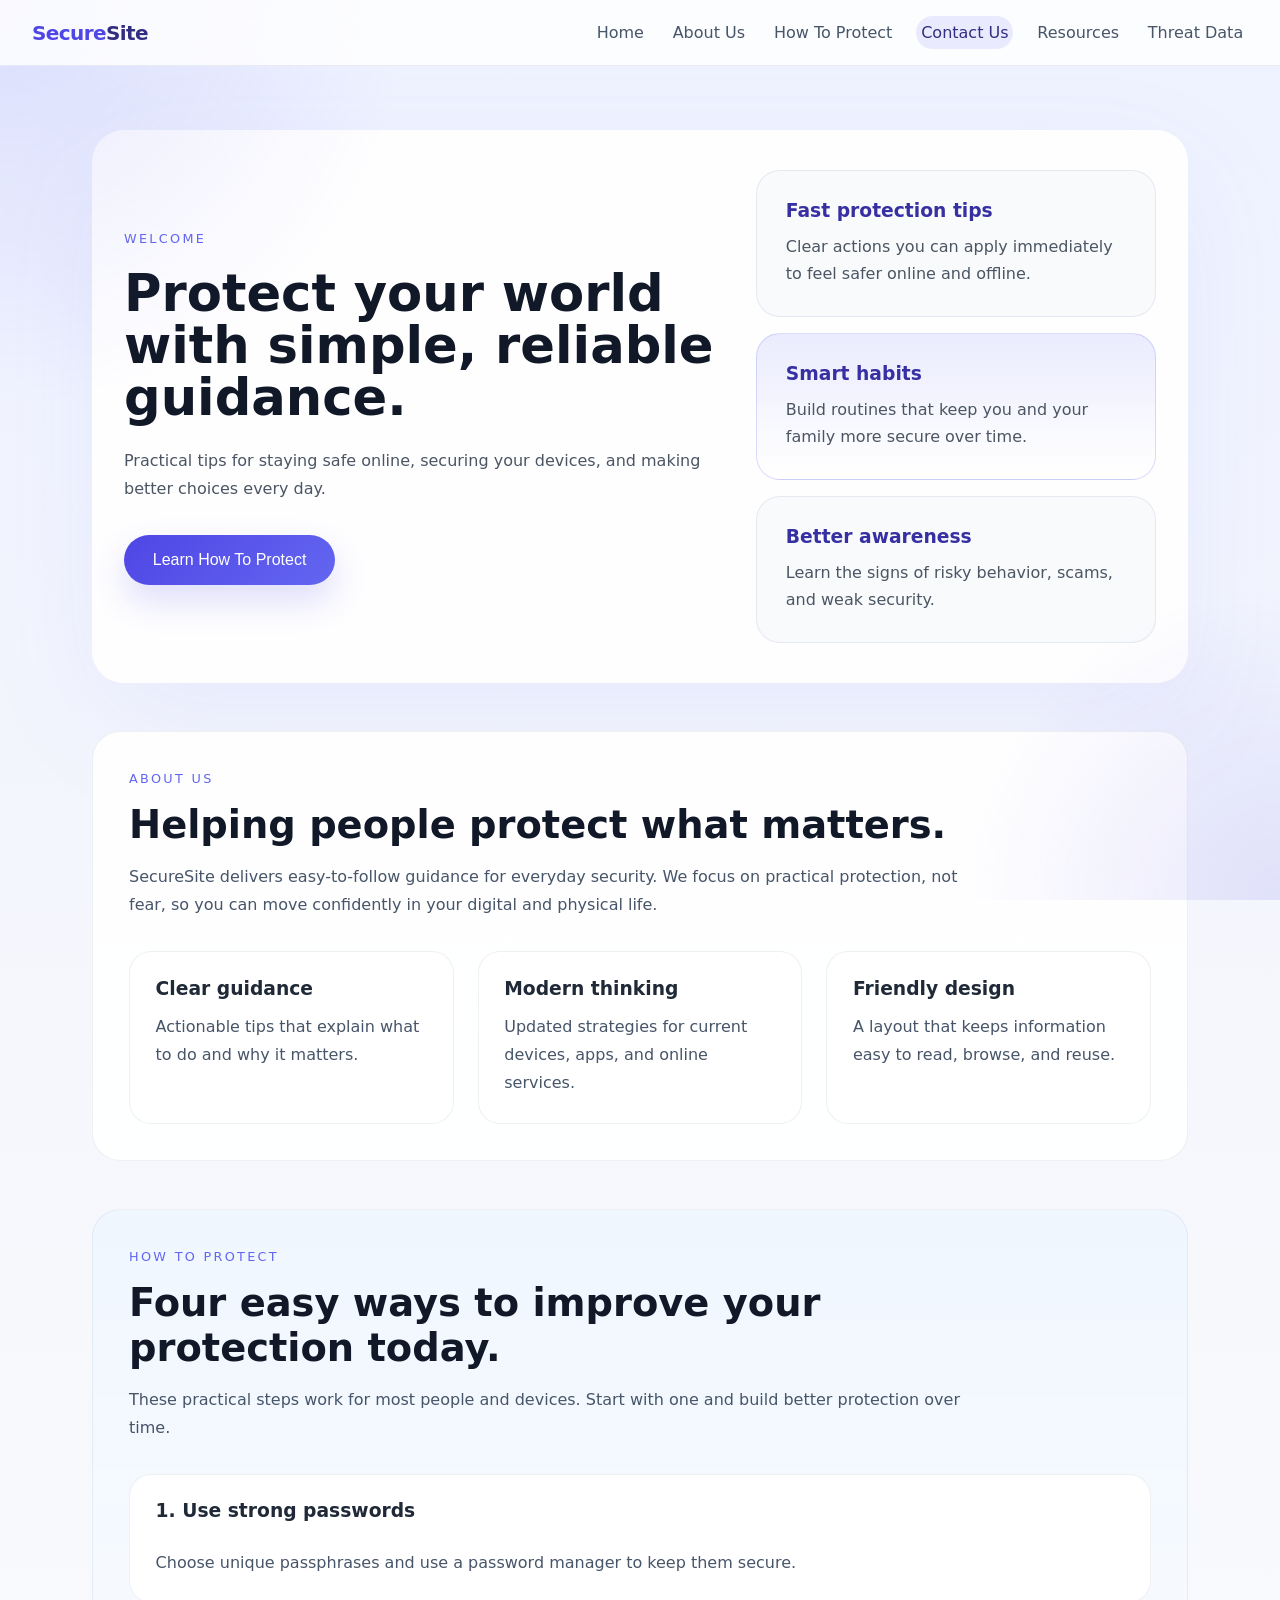
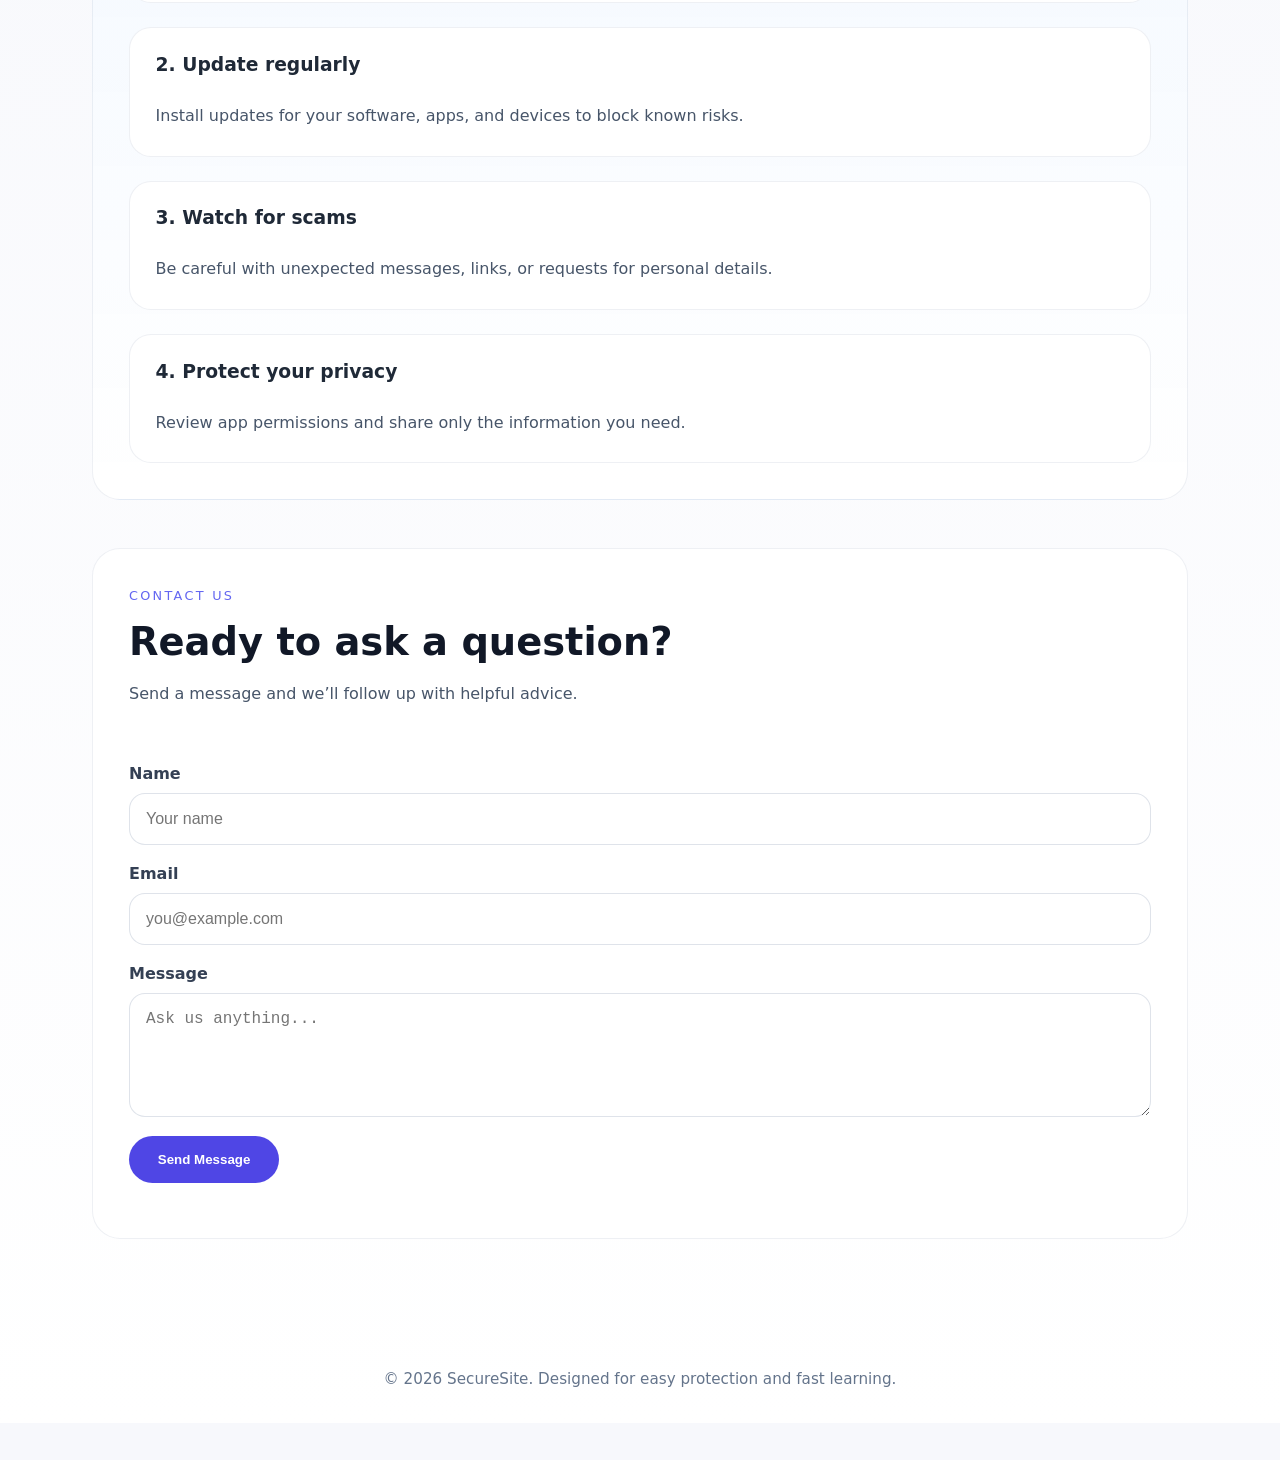
<file: index.html>
<!DOCTYPE html>
<html lang="en">
<head>
  <meta charset="UTF-8">
  <meta name="viewport" content="width=device-width, initial-scale=1.0">
  <title>SecureSite - Home</title>
  <link rel="stylesheet" href="style.css">
  <script src="script.js"></script>
</head>
<body>
  <header class="site-header">
    <div class="brand">
      <a href="#home"><span>Secure</span>Site</a>
    </div>
    <nav class="site-nav">
      <a class="nav-link active" href="#home">Home</a>
      <a class="nav-link" href="#about">About Us</a>
      <a class="nav-link" href="#protect">How To Protect</a>
      <a class="nav-link" href="#contact">Contact Us</a>
      <a class="nav-link" href="resources.html">Resources</a>
      <a class="nav-link" href="threatdata.html">Threat Data</a>
    </nav>
  </header>

  <main>
    <section id="home" class="hero">
      <div class="hero-copy">
        <p class="eyebrow">Welcome</p>
        <h1>Protect your world with simple, reliable guidance.</h1>
        <p>Practical tips for staying safe online, securing your devices, and making better choices every day.</p>
        <a href="https://www.virustotal.com/gui/home/upload">
          <button class="hero-button">Learn How To Protect</button>
        </a>
      </div>
      <div class="hero-visual">
        <div class="hero-card">
          <h3>Fast protection tips</h3>
          <p>Clear actions you can apply immediately to feel safer online and offline.</p>
        </div>
        <div class="hero-card highlight">
          <h3>Smart habits</h3>
          <p>Build routines that keep you and your family more secure over time.</p>
        </div>
        <div class="hero-card">
          <h3>Better awareness</h3>
          <p>Learn the signs of risky behavior, scams, and weak security.</p>
        </div>
      </div>
    </section>

    <section id="about" class="content-block">
      <div class="section-intro">
        <span class="section-label">About Us</span>
        <h2>Helping people protect what matters.</h2>
        <p>SecureSite delivers easy-to-follow guidance for everyday security. We focus on practical protection, not fear, so you can move confidently in your digital and physical life.</p>
      </div>
      <div class="feature-grid">
        <article class="feature-card">
          <h3>Clear guidance</h3>
          <p>Actionable tips that explain what to do and why it matters.</p>
        </article>
        <article class="feature-card">
          <h3>Modern thinking</h3>
          <p>Updated strategies for current devices, apps, and online services.</p>
        </article>
        <article class="feature-card">
          <h3>Friendly design</h3>
          <p>A layout that keeps information easy to read, browse, and reuse.</p>
        </article>
      </div>
    </section>

    <section id="protect" class="content-block alt">
      <div class="section-intro">
        <span class="section-label">How To Protect</span>
        <h2>Four easy ways to improve your protection today.</h2>
        <p>These practical steps work for most people and devices. Start with one and build better protection over time.</p>
      </div>
      <div class="steps-grid">
        <article class="step-card">
          <h3>1. Use strong passwords</h3>
          <p>Choose unique passphrases and use a password manager to keep them secure.</p>
        </article>
        <article class="step-card">
          <h3>2. Update regularly</h3>
          <p>Install updates for your software, apps, and devices to block known risks.</p>
        </article>
        <article class="step-card">
          <h3>3. Watch for scams</h3>
          <p>Be careful with unexpected messages, links, or requests for personal details.</p>
        </article>
        <article class="step-card">
          <h3>4. Protect your privacy</h3>
          <p>Review app permissions and share only the information you need.</p>
        </article>
      </div>
    </section>

    <section id="contact" class="content-block contact-section">
      <div class="section-intro">
        <span class="section-label">Contact Us</span>
        <h2>Ready to ask a question?</h2>
        <p>Send a message and we’ll follow up with helpful advice.</p>
      </div>
      <form id="contact-form">
        <div class="form-row">
          <label for="name">Name</label>
          <input type="text" id="name" name="name" placeholder="Your name" required>
        </div>
        <div class="form-row">
          <label for="email">Email</label>
          <input type="email" id="email" name="email" placeholder="you@example.com" required>
        </div>
        <div class="form-row">
          <label for="message">Message</label>
          <textarea id="message" name="message" rows="5" placeholder="Ask us anything..." required></textarea>
        </div>
        <button type="submit" class="submit-button">Send Message</button>
        <p class="form-message"></p>
      </form>
    </section>
  </main>

  <footer class="site-footer">
    <p>&copy; 2026 SecureSite. Designed for easy protection and fast learning.</p>
  </footer>
</body>
</html>
</file>
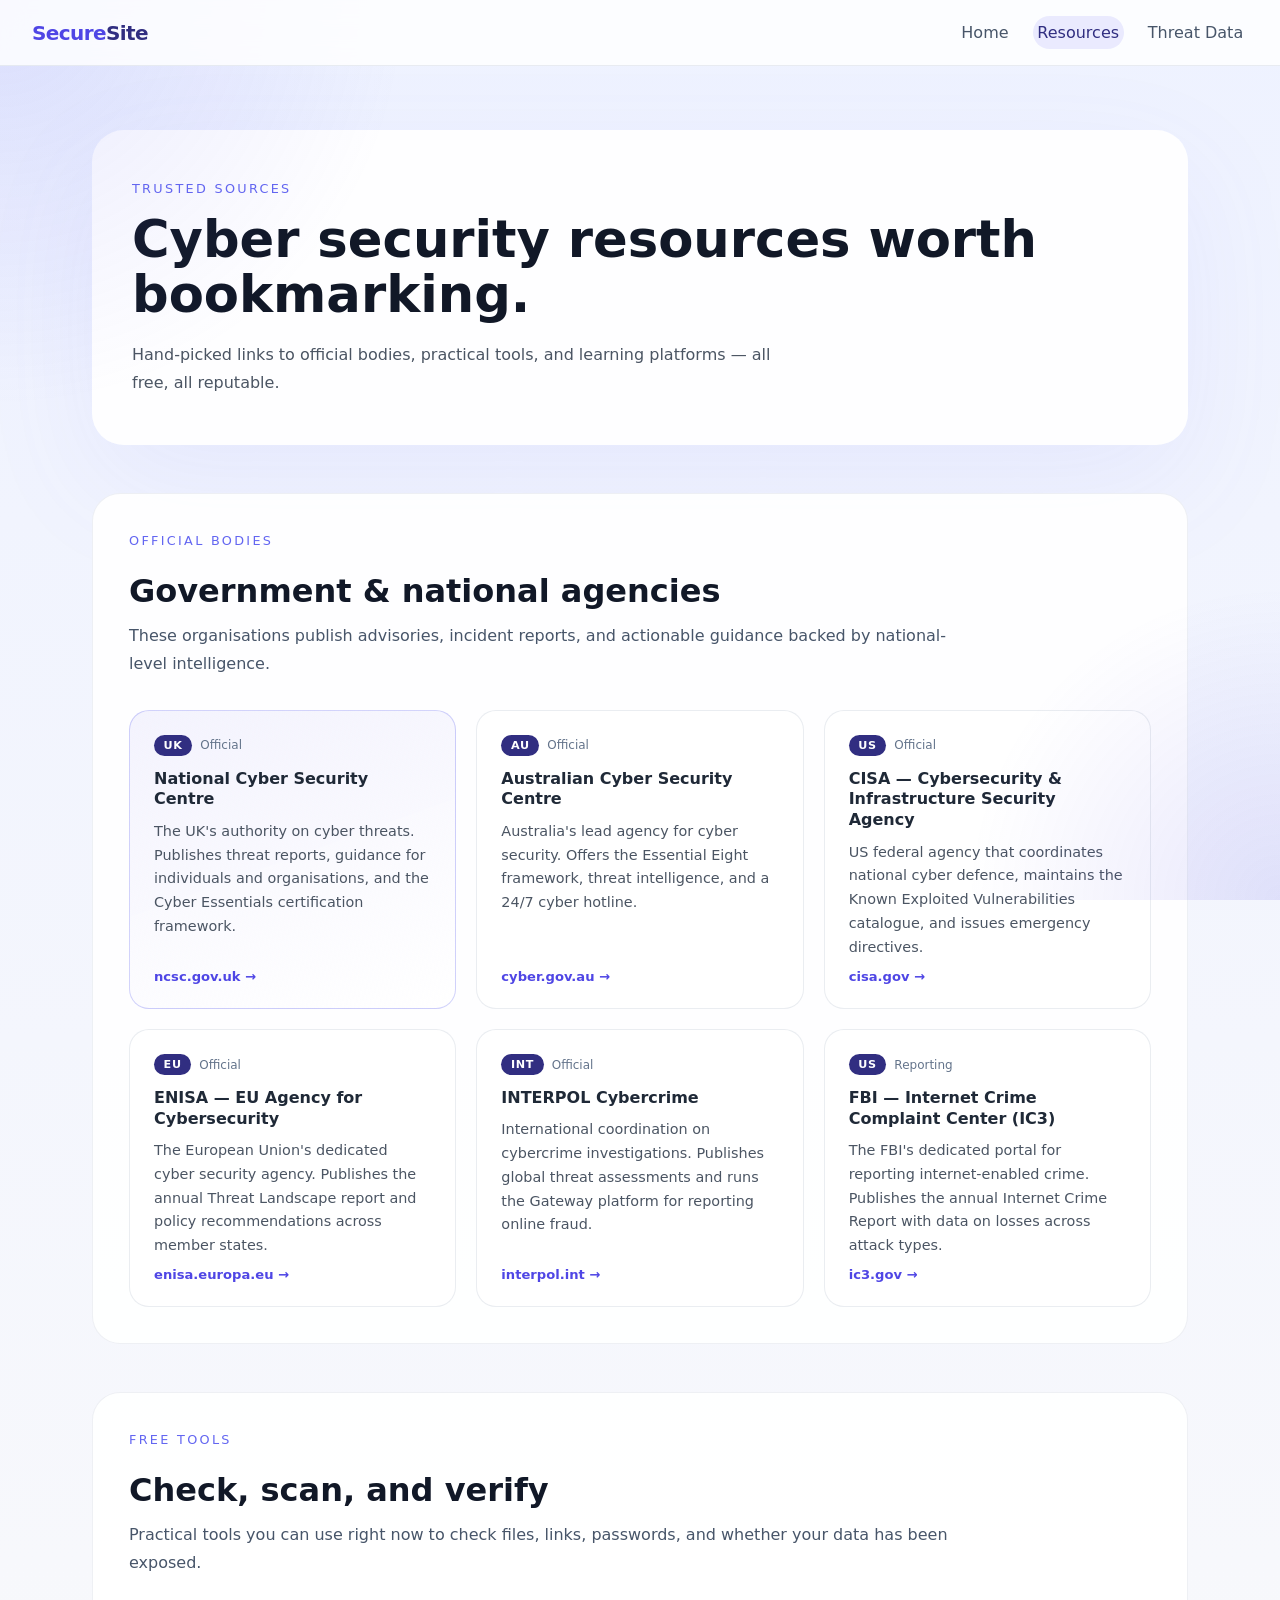
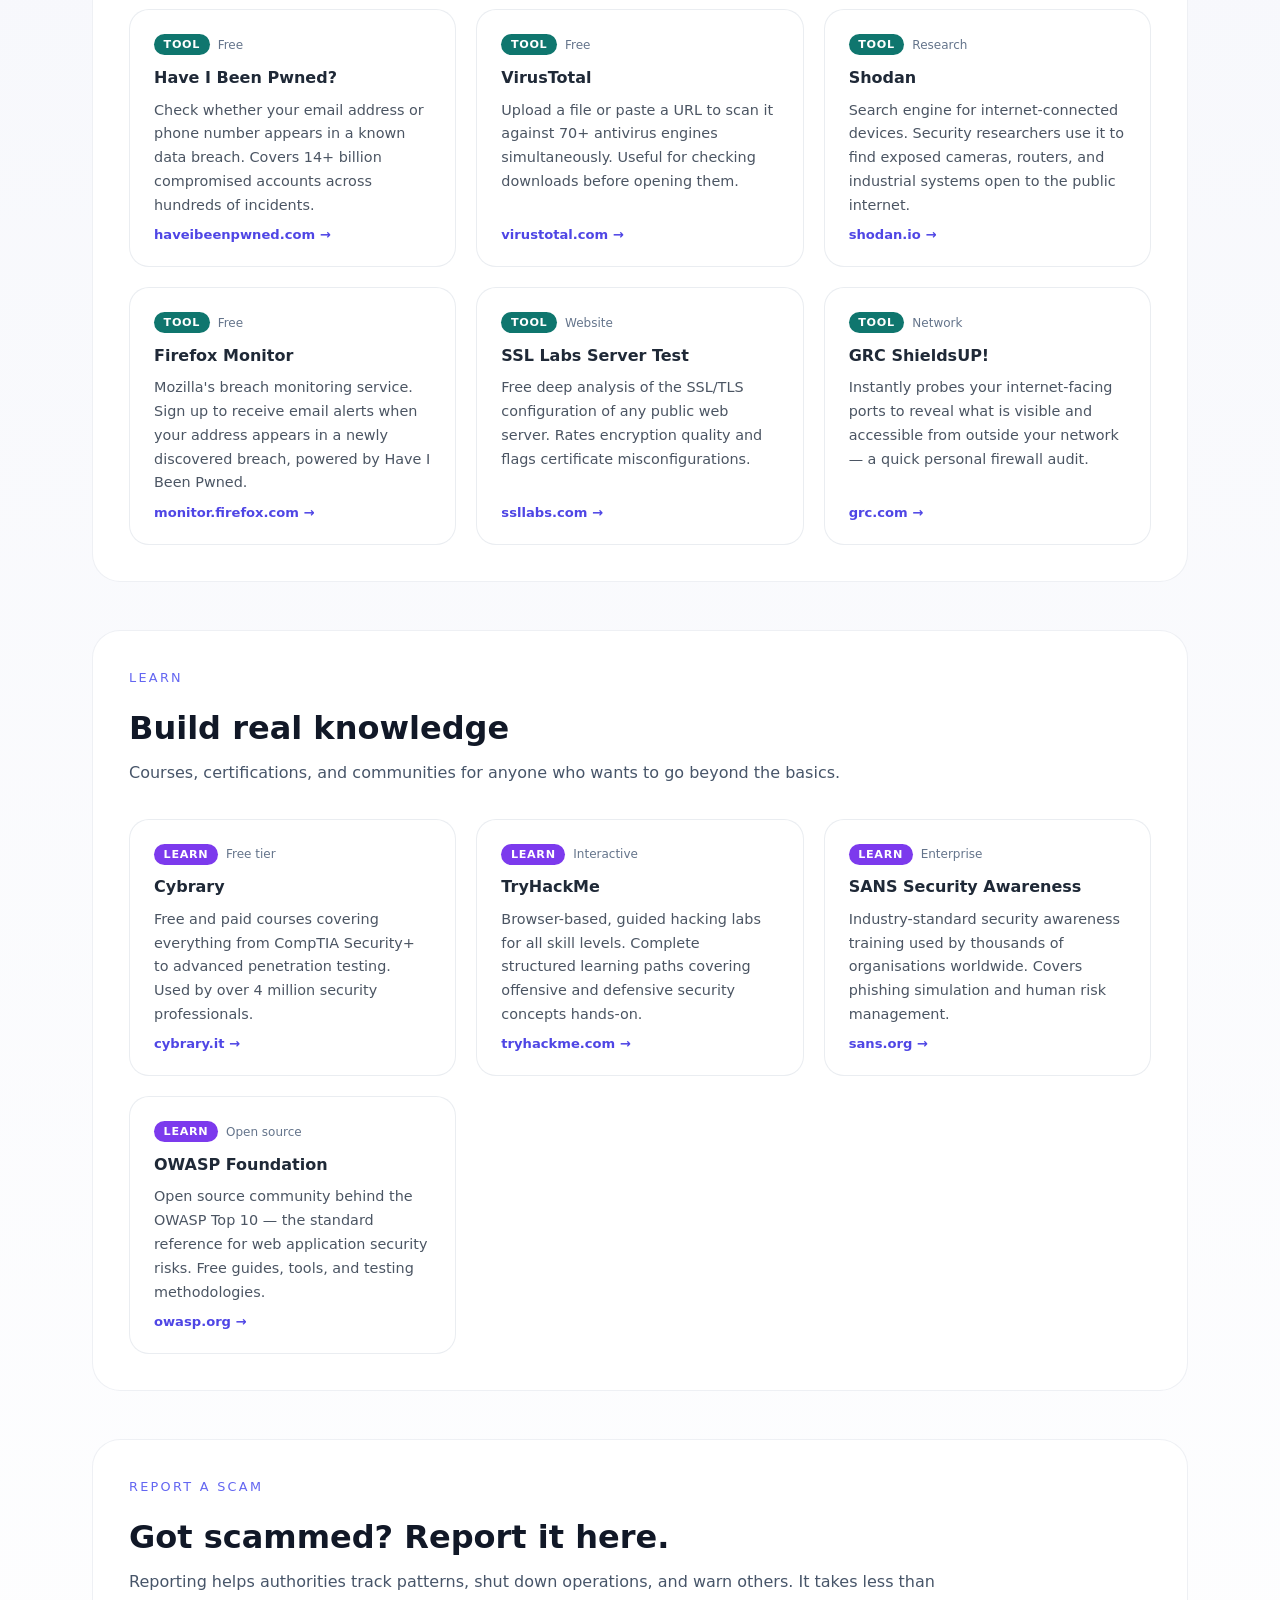
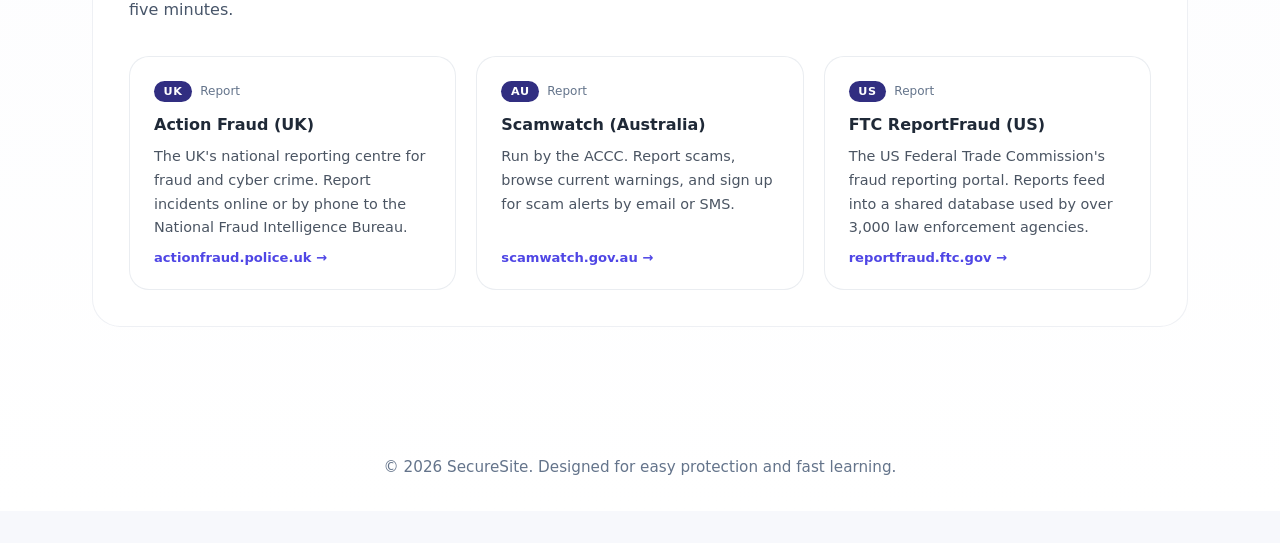
<file: resources.html>
<!DOCTYPE html>
<html lang="en">
<head>
  <meta charset="UTF-8">
  <meta name="viewport" content="width=device-width, initial-scale=1.0">
  <title>SecureSite - Resources</title>
  <link rel="stylesheet" href="style.css">
  <link rel="stylesheet" href="extra.css">
  <script src="script.js"></script>
</head>
<body>
  <header class="site-header">
    <div class="brand">
      <a href="index.html"><span>Secure</span>Site</a>
    </div>
    <nav class="site-nav">
      <a class="nav-link" href="index.html">Home</a>
      <a class="nav-link active" href="resources.html">Resources</a>
      <a class="nav-link" href="threatdata.html">Threat Data</a>
    </nav>
  </header>

  <main>
    <section class="page-hero">
      <div class="page-hero-copy">
        <span class="eyebrow">Trusted Sources</span>
        <h1>Cyber security resources worth bookmarking.</h1>
        <p>Hand-picked links to official bodies, practical tools, and learning platforms — all free, all reputable.</p>
      </div>
    </section>

    <!-- GOVERNMENT & OFFICIAL BODIES -->
    <section class="resource-section">
      <div class="section-label-row">
        <span class="section-label">Official Bodies</span>
      </div>
      <h2 class="resource-section-title">Government &amp; national agencies</h2>
      <p class="resource-section-desc">These organisations publish advisories, incident reports, and actionable guidance backed by national-level intelligence.</p>
      <div class="resource-grid">

        <a class="resource-card featured" href="https://www.ncsc.gov.uk" target="_blank" rel="noopener">
          <div class="resource-card-header">
            <span class="resource-badge">UK</span>
            <span class="resource-tag">Official</span>
          </div>
          <h3>National Cyber Security Centre</h3>
          <p>The UK's authority on cyber threats. Publishes threat reports, guidance for individuals and organisations, and the Cyber Essentials certification framework.</p>
          <span class="resource-link-label">ncsc.gov.uk →</span>
        </a>

        <a class="resource-card" href="https://www.cyber.gov.au" target="_blank" rel="noopener">
          <div class="resource-card-header">
            <span class="resource-badge">AU</span>
            <span class="resource-tag">Official</span>
          </div>
          <h3>Australian Cyber Security Centre</h3>
          <p>Australia's lead agency for cyber security. Offers the Essential Eight framework, threat intelligence, and a 24/7 cyber hotline.</p>
          <span class="resource-link-label">cyber.gov.au →</span>
        </a>

        <a class="resource-card" href="https://www.cisa.gov" target="_blank" rel="noopener">
          <div class="resource-card-header">
            <span class="resource-badge">US</span>
            <span class="resource-tag">Official</span>
          </div>
          <h3>CISA — Cybersecurity &amp; Infrastructure Security Agency</h3>
          <p>US federal agency that coordinates national cyber defence, maintains the Known Exploited Vulnerabilities catalogue, and issues emergency directives.</p>
          <span class="resource-link-label">cisa.gov →</span>
        </a>

        <a class="resource-card" href="https://www.enisa.europa.eu" target="_blank" rel="noopener">
          <div class="resource-card-header">
            <span class="resource-badge">EU</span>
            <span class="resource-tag">Official</span>
          </div>
          <h3>ENISA — EU Agency for Cybersecurity</h3>
          <p>The European Union's dedicated cyber security agency. Publishes the annual Threat Landscape report and policy recommendations across member states.</p>
          <span class="resource-link-label">enisa.europa.eu →</span>
        </a>

        <a class="resource-card" href="https://www.interpol.int/en/Crimes/Cybercrime" target="_blank" rel="noopener">
          <div class="resource-card-header">
            <span class="resource-badge">INT</span>
            <span class="resource-tag">Official</span>
          </div>
          <h3>INTERPOL Cybercrime</h3>
          <p>International coordination on cybercrime investigations. Publishes global threat assessments and runs the Gateway platform for reporting online fraud.</p>
          <span class="resource-link-label">interpol.int →</span>
        </a>

        <a class="resource-card" href="https://www.ic3.gov" target="_blank" rel="noopener">
          <div class="resource-card-header">
            <span class="resource-badge">US</span>
            <span class="resource-tag">Reporting</span>
          </div>
          <h3>FBI — Internet Crime Complaint Center (IC3)</h3>
          <p>The FBI's dedicated portal for reporting internet-enabled crime. Publishes the annual Internet Crime Report with data on losses across attack types.</p>
          <span class="resource-link-label">ic3.gov →</span>
        </a>

      </div>
    </section>

    <!-- TOOLS -->
    <section class="resource-section">
      <div class="section-label-row">
        <span class="section-label">Free Tools</span>
      </div>
      <h2 class="resource-section-title">Check, scan, and verify</h2>
      <p class="resource-section-desc">Practical tools you can use right now to check files, links, passwords, and whether your data has been exposed.</p>
      <div class="resource-grid">

        <a class="resource-card" href="https://haveibeenpwned.com" target="_blank" rel="noopener">
          <div class="resource-card-header">
            <span class="resource-badge tool-badge">Tool</span>
            <span class="resource-tag">Free</span>
          </div>
          <h3>Have I Been Pwned?</h3>
          <p>Check whether your email address or phone number appears in a known data breach. Covers 14+ billion compromised accounts across hundreds of incidents.</p>
          <span class="resource-link-label">haveibeenpwned.com →</span>
        </a>

        <a class="resource-card" href="https://www.virustotal.com" target="_blank" rel="noopener">
          <div class="resource-card-header">
            <span class="resource-badge tool-badge">Tool</span>
            <span class="resource-tag">Free</span>
          </div>
          <h3>VirusTotal</h3>
          <p>Upload a file or paste a URL to scan it against 70+ antivirus engines simultaneously. Useful for checking downloads before opening them.</p>
          <span class="resource-link-label">virustotal.com →</span>
        </a>

        <a class="resource-card" href="https://www.shodan.io" target="_blank" rel="noopener">
          <div class="resource-card-header">
            <span class="resource-badge tool-badge">Tool</span>
            <span class="resource-tag">Research</span>
          </div>
          <h3>Shodan</h3>
          <p>Search engine for internet-connected devices. Security researchers use it to find exposed cameras, routers, and industrial systems open to the public internet.</p>
          <span class="resource-link-label">shodan.io →</span>
        </a>

        <a class="resource-card" href="https://monitor.firefox.com" target="_blank" rel="noopener">
          <div class="resource-card-header">
            <span class="resource-badge tool-badge">Tool</span>
            <span class="resource-tag">Free</span>
          </div>
          <h3>Firefox Monitor</h3>
          <p>Mozilla's breach monitoring service. Sign up to receive email alerts when your address appears in a newly discovered breach, powered by Have I Been Pwned.</p>
          <span class="resource-link-label">monitor.firefox.com →</span>
        </a>

        <a class="resource-card" href="https://www.ssllabs.com/ssltest/" target="_blank" rel="noopener">
          <div class="resource-card-header">
            <span class="resource-badge tool-badge">Tool</span>
            <span class="resource-tag">Website</span>
          </div>
          <h3>SSL Labs Server Test</h3>
          <p>Free deep analysis of the SSL/TLS configuration of any public web server. Rates encryption quality and flags certificate misconfigurations.</p>
          <span class="resource-link-label">ssllabs.com →</span>
        </a>

        <a class="resource-card" href="https://www.grc.com/shieldsup" target="_blank" rel="noopener">
          <div class="resource-card-header">
            <span class="resource-badge tool-badge">Tool</span>
            <span class="resource-tag">Network</span>
          </div>
          <h3>GRC ShieldsUP!</h3>
          <p>Instantly probes your internet-facing ports to reveal what is visible and accessible from outside your network — a quick personal firewall audit.</p>
          <span class="resource-link-label">grc.com →</span>
        </a>

      </div>
    </section>

    <!-- LEARNING -->
    <section class="resource-section">
      <div class="section-label-row">
        <span class="section-label">Learn</span>
      </div>
      <h2 class="resource-section-title">Build real knowledge</h2>
      <p class="resource-section-desc">Courses, certifications, and communities for anyone who wants to go beyond the basics.</p>
      <div class="resource-grid">

        <a class="resource-card" href="https://www.cybrary.it" target="_blank" rel="noopener">
          <div class="resource-card-header">
            <span class="resource-badge learn-badge">Learn</span>
            <span class="resource-tag">Free tier</span>
          </div>
          <h3>Cybrary</h3>
          <p>Free and paid courses covering everything from CompTIA Security+ to advanced penetration testing. Used by over 4 million security professionals.</p>
          <span class="resource-link-label">cybrary.it →</span>
        </a>

        <a class="resource-card" href="https://tryhackme.com" target="_blank" rel="noopener">
          <div class="resource-card-header">
            <span class="resource-badge learn-badge">Learn</span>
            <span class="resource-tag">Interactive</span>
          </div>
          <h3>TryHackMe</h3>
          <p>Browser-based, guided hacking labs for all skill levels. Complete structured learning paths covering offensive and defensive security concepts hands-on.</p>
          <span class="resource-link-label">tryhackme.com →</span>
        </a>

        <a class="resource-card" href="https://www.sans.org/security-awareness-training/" target="_blank" rel="noopener">
          <div class="resource-card-header">
            <span class="resource-badge learn-badge">Learn</span>
            <span class="resource-tag">Enterprise</span>
          </div>
          <h3>SANS Security Awareness</h3>
          <p>Industry-standard security awareness training used by thousands of organisations worldwide. Covers phishing simulation and human risk management.</p>
          <span class="resource-link-label">sans.org →</span>
        </a>

        <a class="resource-card" href="https://owasp.org" target="_blank" rel="noopener">
          <div class="resource-card-header">
            <span class="resource-badge learn-badge">Learn</span>
            <span class="resource-tag">Open source</span>
          </div>
          <h3>OWASP Foundation</h3>
          <p>Open source community behind the OWASP Top 10 — the standard reference for web application security risks. Free guides, tools, and testing methodologies.</p>
          <span class="resource-link-label">owasp.org →</span>
        </a>

      </div>
    </section>

    <!-- SCAM REPORTING -->
    <section class="resource-section">
      <div class="section-label-row">
        <span class="section-label">Report a Scam</span>
      </div>
      <h2 class="resource-section-title">Got scammed? Report it here.</h2>
      <p class="resource-section-desc">Reporting helps authorities track patterns, shut down operations, and warn others. It takes less than five minutes.</p>
      <div class="resource-grid">

        <a class="resource-card" href="https://www.actionfraud.police.uk" target="_blank" rel="noopener">
          <div class="resource-card-header">
            <span class="resource-badge">UK</span>
            <span class="resource-tag">Report</span>
          </div>
          <h3>Action Fraud (UK)</h3>
          <p>The UK's national reporting centre for fraud and cyber crime. Report incidents online or by phone to the National Fraud Intelligence Bureau.</p>
          <span class="resource-link-label">actionfraud.police.uk →</span>
        </a>

        <a class="resource-card" href="https://www.scamwatch.gov.au" target="_blank" rel="noopener">
          <div class="resource-card-header">
            <span class="resource-badge">AU</span>
            <span class="resource-tag">Report</span>
          </div>
          <h3>Scamwatch (Australia)</h3>
          <p>Run by the ACCC. Report scams, browse current warnings, and sign up for scam alerts by email or SMS.</p>
          <span class="resource-link-label">scamwatch.gov.au →</span>
        </a>

        <a class="resource-card" href="https://reportfraud.ftc.gov" target="_blank" rel="noopener">
          <div class="resource-card-header">
            <span class="resource-badge">US</span>
            <span class="resource-tag">Report</span>
          </div>
          <h3>FTC ReportFraud (US)</h3>
          <p>The US Federal Trade Commission's fraud reporting portal. Reports feed into a shared database used by over 3,000 law enforcement agencies.</p>
          <span class="resource-link-label">reportfraud.ftc.gov →</span>
        </a>

      </div>
    </section>

  </main>

  <footer class="site-footer">
    <p>&copy; 2026 SecureSite. Designed for easy protection and fast learning.</p>
  </footer>
</body>
</html>
</file>
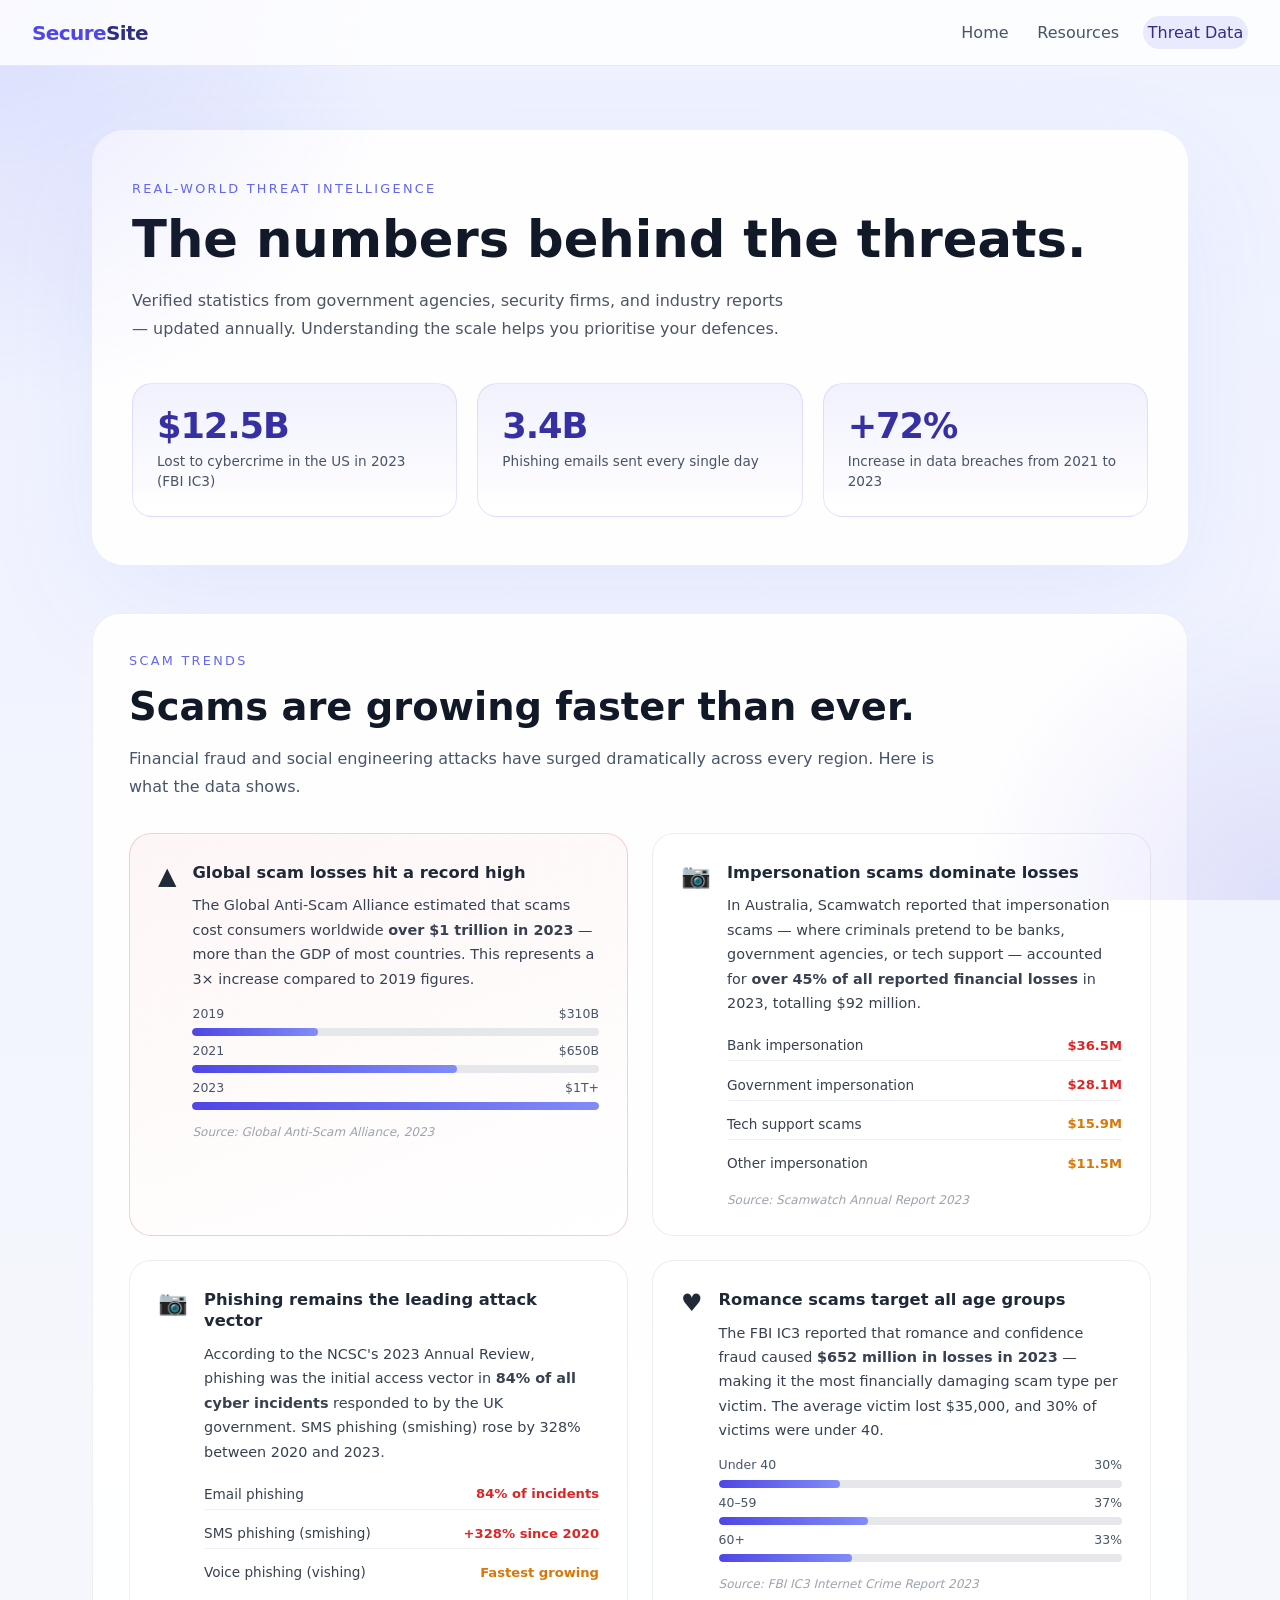
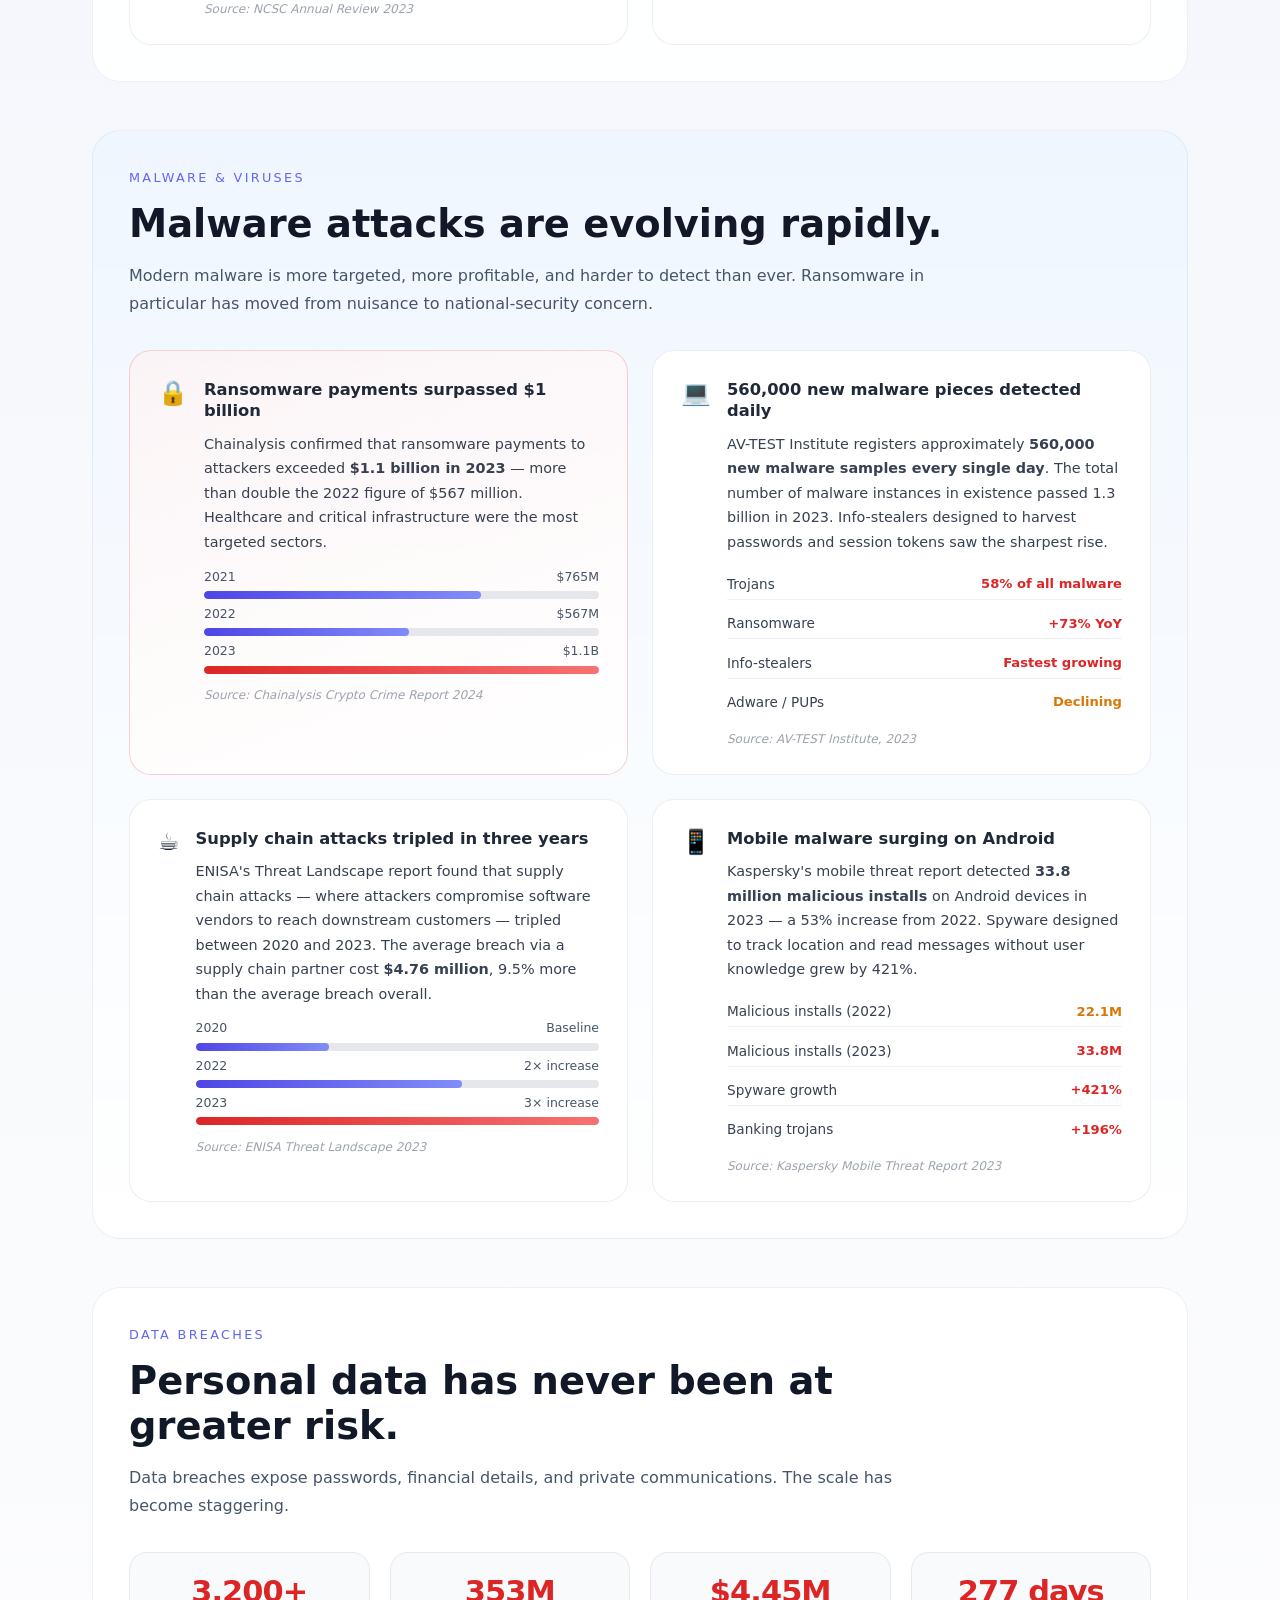
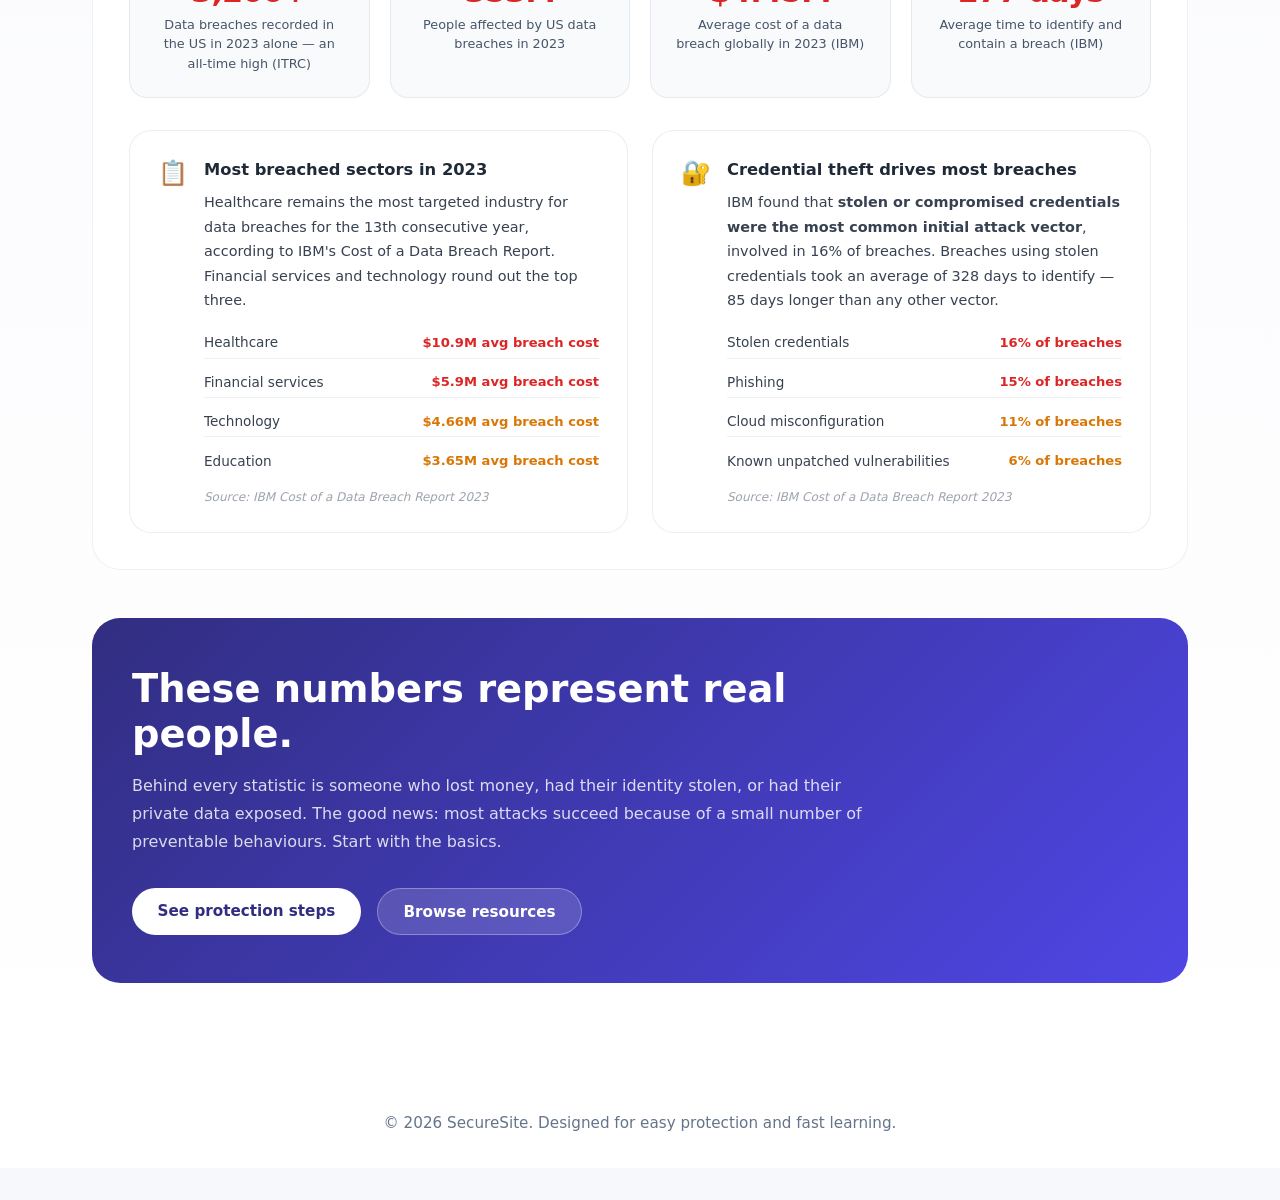
<file: threatdata.html>
<!DOCTYPE html>
<html lang="en">
<head>
  <meta charset="UTF-8">
  <meta name="viewport" content="width=device-width, initial-scale=1.0">
  <title>SecureSite - Threat Data</title>
  <link rel="stylesheet" href="style.css">
  <link rel="stylesheet" href="extra.css">
  <script src="script.js"></script>
</head>
<body>
  <header class="site-header">
    <div class="brand">
      <a href="index.html"><span>Secure</span>Site</a>
    </div>
    <nav class="site-nav">
      <a class="nav-link" href="index.html">Home</a>
      <a class="nav-link" href="resources.html">Resources</a>
      <a class="nav-link active" href="threatdata.html">Threat Data</a>
    </nav>
  </header>

  <main>
    <section class="page-hero page-hero--threat">
      <div class="page-hero-copy">
        <span class="eyebrow">Real-World Threat Intelligence</span>
        <h1>The numbers behind the threats.</h1>
        <p>Verified statistics from government agencies, security firms, and industry reports — updated annually. Understanding the scale helps you prioritise your defences.</p>
      </div>
      <div class="hero-stat-row">
        <div class="hero-stat">
          <span class="hero-stat-num">$12.5B</span>
          <span class="hero-stat-label">Lost to cybercrime in the US in 2023 (FBI IC3)</span>
        </div>
        <div class="hero-stat">
          <span class="hero-stat-num">3.4B</span>
          <span class="hero-stat-label">Phishing emails sent every single day</span>
        </div>
        <div class="hero-stat">
          <span class="hero-stat-num">+72%</span>
          <span class="hero-stat-label">Increase in data breaches from 2021 to 2023</span>
        </div>
      </div>
    </section>

    <!-- SCAM TRENDS -->
    <section class="content-block">
      <div class="section-intro">
        <span class="section-label">Scam Trends</span>
        <h2>Scams are growing faster than ever.</h2>
        <p>Financial fraud and social engineering attacks have surged dramatically across every region. Here is what the data shows.</p>
      </div>

      <div class="data-grid">

        <div class="data-card data-card--alert">
          <div class="data-card-icon">&#9650;</div>
          <div class="data-card-body">
            <h3>Global scam losses hit a record high</h3>
            <p>The Global Anti-Scam Alliance estimated that scams cost consumers worldwide <strong>over $1 trillion in 2023</strong> — more than the GDP of most countries. This represents a 3× increase compared to 2019 figures.</p>
            <div class="data-bar-wrap">
              <div class="data-bar-label"><span>2019</span><span>$310B</span></div>
              <div class="data-bar"><div class="data-bar-fill" style="width: 31%"></div></div>
              <div class="data-bar-label"><span>2021</span><span>$650B</span></div>
              <div class="data-bar"><div class="data-bar-fill" style="width: 65%"></div></div>
              <div class="data-bar-label"><span>2023</span><span>$1T+</span></div>
              <div class="data-bar"><div class="data-bar-fill" style="width: 100%"></div></div>
            </div>
            <span class="data-source">Source: Global Anti-Scam Alliance, 2023</span>
          </div>
        </div>

        <div class="data-card">
          <div class="data-card-icon">&#128247;</div>
          <div class="data-card-body">
            <h3>Impersonation scams dominate losses</h3>
            <p>In Australia, Scamwatch reported that impersonation scams — where criminals pretend to be banks, government agencies, or tech support — accounted for <strong>over 45% of all reported financial losses</strong> in 2023, totalling $92 million.</p>
            <ul class="data-list">
              <li><span class="data-list-label">Bank impersonation</span><span class="data-list-val danger">$36.5M</span></li>
              <li><span class="data-list-label">Government impersonation</span><span class="data-list-val danger">$28.1M</span></li>
              <li><span class="data-list-label">Tech support scams</span><span class="data-list-val warning">$15.9M</span></li>
              <li><span class="data-list-label">Other impersonation</span><span class="data-list-val warning">$11.5M</span></li>
            </ul>
            <span class="data-source">Source: Scamwatch Annual Report 2023</span>
          </div>
        </div>

        <div class="data-card">
          <div class="data-card-icon">&#128247;</div>
          <div class="data-card-body">
            <h3>Phishing remains the leading attack vector</h3>
            <p>According to the NCSC's 2023 Annual Review, phishing was the initial access vector in <strong>84% of all cyber incidents</strong> responded to by the UK government. SMS phishing (smishing) rose by 328% between 2020 and 2023.</p>
            <ul class="data-list">
              <li><span class="data-list-label">Email phishing</span><span class="data-list-val danger">84% of incidents</span></li>
              <li><span class="data-list-label">SMS phishing (smishing)</span><span class="data-list-val danger">+328% since 2020</span></li>
              <li><span class="data-list-label">Voice phishing (vishing)</span><span class="data-list-val warning">Fastest growing</span></li>
            </ul>
            <span class="data-source">Source: NCSC Annual Review 2023</span>
          </div>
        </div>

        <div class="data-card">
          <div class="data-card-icon">&#9829;</div>
          <div class="data-card-body">
            <h3>Romance scams target all age groups</h3>
            <p>The FBI IC3 reported that romance and confidence fraud caused <strong>$652 million in losses in 2023</strong> — making it the most financially damaging scam type per victim. The average victim lost $35,000, and 30% of victims were under 40.</p>
            <div class="data-bar-wrap">
              <div class="data-bar-label"><span>Under 40</span><span>30%</span></div>
              <div class="data-bar"><div class="data-bar-fill" style="width: 30%"></div></div>
              <div class="data-bar-label"><span>40–59</span><span>37%</span></div>
              <div class="data-bar"><div class="data-bar-fill" style="width: 37%"></div></div>
              <div class="data-bar-label"><span>60+</span><span>33%</span></div>
              <div class="data-bar"><div class="data-bar-fill" style="width: 33%"></div></div>
            </div>
            <span class="data-source">Source: FBI IC3 Internet Crime Report 2023</span>
          </div>
        </div>

      </div>
    </section>

    <!-- MALWARE & VIRUS THREATS -->
    <section class="content-block alt">
      <div class="section-intro">
        <span class="section-label">Malware &amp; Viruses</span>
        <h2>Malware attacks are evolving rapidly.</h2>
        <p>Modern malware is more targeted, more profitable, and harder to detect than ever. Ransomware in particular has moved from nuisance to national-security concern.</p>
      </div>

      <div class="data-grid">

        <div class="data-card data-card--alert">
          <div class="data-card-icon">&#128274;</div>
          <div class="data-card-body">
            <h3>Ransomware payments surpassed $1 billion</h3>
            <p>Chainalysis confirmed that ransomware payments to attackers exceeded <strong>$1.1 billion in 2023</strong> — more than double the 2022 figure of $567 million. Healthcare and critical infrastructure were the most targeted sectors.</p>
            <div class="data-bar-wrap">
              <div class="data-bar-label"><span>2021</span><span>$765M</span></div>
              <div class="data-bar"><div class="data-bar-fill" style="width: 70%"></div></div>
              <div class="data-bar-label"><span>2022</span><span>$567M</span></div>
              <div class="data-bar"><div class="data-bar-fill" style="width: 52%"></div></div>
              <div class="data-bar-label"><span>2023</span><span>$1.1B</span></div>
              <div class="data-bar data-bar--danger"><div class="data-bar-fill" style="width: 100%"></div></div>
            </div>
            <span class="data-source">Source: Chainalysis Crypto Crime Report 2024</span>
          </div>
        </div>

        <div class="data-card">
          <div class="data-card-icon">&#128187;</div>
          <div class="data-card-body">
            <h3>560,000 new malware pieces detected daily</h3>
            <p>AV-TEST Institute registers approximately <strong>560,000 new malware samples every single day</strong>. The total number of malware instances in existence passed 1.3 billion in 2023. Info-stealers designed to harvest passwords and session tokens saw the sharpest rise.</p>
            <ul class="data-list">
              <li><span class="data-list-label">Trojans</span><span class="data-list-val danger">58% of all malware</span></li>
              <li><span class="data-list-label">Ransomware</span><span class="data-list-val danger">+73% YoY</span></li>
              <li><span class="data-list-label">Info-stealers</span><span class="data-list-val danger">Fastest growing</span></li>
              <li><span class="data-list-label">Adware / PUPs</span><span class="data-list-val warning">Declining</span></li>
            </ul>
            <span class="data-source">Source: AV-TEST Institute, 2023</span>
          </div>
        </div>

        <div class="data-card">
          <div class="data-card-icon">&#9749;</div>
          <div class="data-card-body">
            <h3>Supply chain attacks tripled in three years</h3>
            <p>ENISA's Threat Landscape report found that supply chain attacks — where attackers compromise software vendors to reach downstream customers — tripled between 2020 and 2023. The average breach via a supply chain partner cost <strong>$4.76 million</strong>, 9.5% more than the average breach overall.</p>
            <div class="data-bar-wrap">
              <div class="data-bar-label"><span>2020</span><span>Baseline</span></div>
              <div class="data-bar"><div class="data-bar-fill" style="width: 33%"></div></div>
              <div class="data-bar-label"><span>2022</span><span>2× increase</span></div>
              <div class="data-bar"><div class="data-bar-fill" style="width: 66%"></div></div>
              <div class="data-bar-label"><span>2023</span><span>3× increase</span></div>
              <div class="data-bar data-bar--danger"><div class="data-bar-fill" style="width: 100%"></div></div>
            </div>
            <span class="data-source">Source: ENISA Threat Landscape 2023</span>
          </div>
        </div>

        <div class="data-card">
          <div class="data-card-icon">&#128241;</div>
          <div class="data-card-body">
            <h3>Mobile malware surging on Android</h3>
            <p>Kaspersky's mobile threat report detected <strong>33.8 million malicious installs</strong> on Android devices in 2023 — a 53% increase from 2022. Spyware designed to track location and read messages without user knowledge grew by 421%.</p>
            <ul class="data-list">
              <li><span class="data-list-label">Malicious installs (2022)</span><span class="data-list-val warning">22.1M</span></li>
              <li><span class="data-list-label">Malicious installs (2023)</span><span class="data-list-val danger">33.8M</span></li>
              <li><span class="data-list-label">Spyware growth</span><span class="data-list-val danger">+421%</span></li>
              <li><span class="data-list-label">Banking trojans</span><span class="data-list-val danger">+196%</span></li>
            </ul>
            <span class="data-source">Source: Kaspersky Mobile Threat Report 2023</span>
          </div>
        </div>

      </div>
    </section>

    <!-- DATA BREACHES -->
    <section class="content-block">
      <div class="section-intro">
        <span class="section-label">Data Breaches</span>
        <h2>Personal data has never been at greater risk.</h2>
        <p>Data breaches expose passwords, financial details, and private communications. The scale has become staggering.</p>
      </div>

      <div class="breach-highlight-row">
        <div class="breach-highlight">
          <span class="breach-num">3,200+</span>
          <span class="breach-desc">Data breaches recorded in the US in 2023 alone — an all-time high (ITRC)</span>
        </div>
        <div class="breach-highlight">
          <span class="breach-num">353M</span>
          <span class="breach-desc">People affected by US data breaches in 2023</span>
        </div>
        <div class="breach-highlight">
          <span class="breach-num">$4.45M</span>
          <span class="breach-desc">Average cost of a data breach globally in 2023 (IBM)</span>
        </div>
        <div class="breach-highlight">
          <span class="breach-num">277 days</span>
          <span class="breach-desc">Average time to identify and contain a breach (IBM)</span>
        </div>
      </div>

      <div class="data-grid" style="margin-top: 2rem">
        <div class="data-card">
          <div class="data-card-icon">&#128203;</div>
          <div class="data-card-body">
            <h3>Most breached sectors in 2023</h3>
            <p>Healthcare remains the most targeted industry for data breaches for the 13th consecutive year, according to IBM's Cost of a Data Breach Report. Financial services and technology round out the top three.</p>
            <ul class="data-list">
              <li><span class="data-list-label">Healthcare</span><span class="data-list-val danger">$10.9M avg breach cost</span></li>
              <li><span class="data-list-label">Financial services</span><span class="data-list-val danger">$5.9M avg breach cost</span></li>
              <li><span class="data-list-label">Technology</span><span class="data-list-val warning">$4.66M avg breach cost</span></li>
              <li><span class="data-list-label">Education</span><span class="data-list-val warning">$3.65M avg breach cost</span></li>
            </ul>
            <span class="data-source">Source: IBM Cost of a Data Breach Report 2023</span>
          </div>
        </div>

        <div class="data-card">
          <div class="data-card-icon">&#128272;</div>
          <div class="data-card-body">
            <h3>Credential theft drives most breaches</h3>
            <p>IBM found that <strong>stolen or compromised credentials were the most common initial attack vector</strong>, involved in 16% of breaches. Breaches using stolen credentials took an average of 328 days to identify — 85 days longer than any other vector.</p>
            <ul class="data-list">
              <li><span class="data-list-label">Stolen credentials</span><span class="data-list-val danger">16% of breaches</span></li>
              <li><span class="data-list-label">Phishing</span><span class="data-list-val danger">15% of breaches</span></li>
              <li><span class="data-list-label">Cloud misconfiguration</span><span class="data-list-val warning">11% of breaches</span></li>
              <li><span class="data-list-label">Known unpatched vulnerabilities</span><span class="data-list-val warning">6% of breaches</span></li>
            </ul>
            <span class="data-source">Source: IBM Cost of a Data Breach Report 2023</span>
          </div>
        </div>
      </div>
    </section>

    <!-- CALLOUT -->
    <section class="callout-section">
      <div class="callout-inner">
        <h2>These numbers represent real people.</h2>
        <p>Behind every statistic is someone who lost money, had their identity stolen, or had their private data exposed. The good news: most attacks succeed because of a small number of preventable behaviours. Start with the basics.</p>
        <div class="callout-actions">
          <a href="index.html#protect" class="callout-btn callout-btn--primary">See protection steps</a>
          <a href="resources.html" class="callout-btn callout-btn--secondary">Browse resources</a>
        </div>
      </div>
    </section>

  </main>

  <footer class="site-footer">
    <p>&copy; 2026 SecureSite. Designed for easy protection and fast learning.</p>
  </footer>
</body>
</html>
</file>
<file: style.css>
:root {
  color-scheme: light;
  font-family: Inter, system-ui, -apple-system, BlinkMacSystemFont, 'Segoe UI', sans-serif;
  color: #1f2937;
  background: #f7f8fc;
}

* {
  box-sizing: border-box;
}

html {
  scroll-behavior: smooth;
}

body {
  margin: 0;
  min-height: 100%;
  background: linear-gradient(180deg, #eef2ff 0%, #f7f8fc 42%, #ffffff 100%);
}

body::before {
  content: '';
  position: fixed;
  inset: 0;
  background-image: radial-gradient(circle at top left, rgba(99, 102, 241, 0.14), transparent 26%),
    radial-gradient(circle at bottom right, rgba(79, 70, 229, 0.12), transparent 20%);
  pointer-events: none;
}

.site-header {
  position: sticky;
  top: 0;
  z-index: 10;
  display: flex;
  justify-content: space-between;
  align-items: center;
  padding: 1rem 2rem;
  backdrop-filter: blur(12px);
  background: rgba(255, 255, 255, 0.82);
  border-bottom: 1px solid rgba(148, 163, 184, 0.2);
}

.brand a {
  font-weight: 800;
  letter-spacing: -0.03em;
  text-decoration: none;
  color: #312e81;
  font-size: 1.25rem;
}

.brand span {
  color: #4f46e5;
}

.site-nav {
  display: flex;
  gap: 1.2rem;
  flex-wrap: wrap;
}

.site-nav a {
  color: #475569;
  text-decoration: none;
  font-weight: 500;
  padding: 0.45rem 0.3rem;
  border-radius: 999px;
  transition: background 0.2s ease, color 0.2s ease;
}

.site-nav a:hover,
.site-nav a.active {
  color: #312e81;
  background: rgba(99, 102, 241, 0.12);
}

main {
  padding: 1.5rem 2rem 3rem;
  max-width: 1160px;
  margin: 0 auto;
}

.hero {
  display: grid;
  grid-template-columns: minmax(0, 1.2fr) minmax(320px, 0.8fr);
  gap: 2rem;
  align-items: center;
  margin-top: 2.5rem;
  padding: 2.5rem 2rem;
  background: rgba(255, 255, 255, 0.95);
  border-radius: 32px;
  box-shadow: 0 40px 120px rgba(99, 102, 241, 0.08);
}

.hero-copy .eyebrow {
  margin: 0 0 1rem;
  display: inline-block;
  letter-spacing: 0.18em;
  font-size: 0.8rem;
  text-transform: uppercase;
  color: #6366f1;
}

.hero-copy h1 {
  margin: 0;
  font-size: clamp(2.25rem, 4vw, 3.75rem);
  line-height: 1.02;
  color: #111827;
}

.hero-copy p {
  margin: 1.5rem 0 2rem;
  max-width: 38rem;
  line-height: 1.75;
  color: #4b5563;
}

.hero-button {
  border: none;
  border-radius: 999px;
  padding: 1rem 1.8rem;
  font-size: 1rem;
  background: linear-gradient(135deg, #4f46e5, #6366f1);
  color: #ffffff;
  cursor: pointer;
  box-shadow: 0 16px 34px rgba(79, 70, 229, 0.18);
  transition: transform 0.2s ease, box-shadow 0.2s ease;
}

.hero-button:hover {
  transform: translateY(-1px);
  box-shadow: 0 20px 40px rgba(79, 70, 229, 0.22);
}

.hero-visual {
  display: grid;
  gap: 1rem;
}

.hero-card {
  padding: 1.8rem;
  border-radius: 24px;
  background: #f8fafc;
  border: 1px solid rgba(148, 163, 184, 0.18);
}

.hero-card.highlight {
  background: linear-gradient(180deg, rgba(99, 102, 241, 0.12), rgba(255, 255, 255, 0.9));
  border-color: rgba(99, 102, 241, 0.22);
}

.hero-card h3 {
  margin-top: 0;
  margin-bottom: 0.75rem;
  color: #3730a3;
}

.hero-card p {
  margin: 0;
  color: #4b5563;
  line-height: 1.7;
}

.content-block {
  margin-top: 3rem;
  padding: 2.25rem;
  background: rgba(255, 255, 255, 0.9);
  border-radius: 28px;
  border: 1px solid rgba(148, 163, 184, 0.16);
}

.content-block.alt {
  background: linear-gradient(180deg, rgba(239, 246, 255, 0.95), rgba(255, 255, 255, 0.9));
}

.section-intro {
  max-width: 52rem;
}

.section-label {
  display: inline-block;
  margin-bottom: 1rem;
  text-transform: uppercase;
  letter-spacing: 0.18em;
  color: #6366f1;
  font-size: 0.8rem;
}

.content-block h2 {
  margin: 0 0 1rem;
  font-size: clamp(1.9rem, 3vw, 2.6rem);
  color: #111827;
}

.content-block p {
  margin: 0;
  color: #475569;
  line-height: 1.75;
}

.feature-grid,
.steps-grid {
  display: grid;
  gap: 1.5rem;
  margin-top: 2rem;
}

.feature-grid {
  grid-template-columns: repeat(3, minmax(0, 1fr));
}

.feature-card,
.step-card {
  padding: 1.6rem;
  border-radius: 22px;
  background: #ffffff;
  border: 1px solid rgba(148, 163, 184, 0.16);
}

.feature-card h3,
.step-card h3 {
  margin-top: 0;
  margin-bottom: 0.9rem;
  color: #1f2937;
}

.step-card {
  display: flex;
  flex-direction: column;
  gap: 0.8rem;
}

.contact-section {
  display: grid;
  gap: 2rem;
}

#contact-form {
  display: grid;
  gap: 1.2rem;
  margin-top: 1.5rem;
}

.form-row {
  display: grid;
  gap: 0.6rem;
}

label {
  font-weight: 600;
  color: #344054;
}

input,
textarea {
  width: 100%;
  border-radius: 16px;
  border: 1px solid rgba(148, 163, 184, 0.3);
  padding: 1rem 1rem;
  font-size: 1rem;
  color: #0f172a;
  background: #ffffff;
  outline: none;
  transition: border-color 0.2s ease, box-shadow 0.2s ease;
}

input:focus,
textarea:focus {
  border-color: rgba(99, 102, 241, 0.65);
  box-shadow: 0 0 0 4px rgba(99, 102, 241, 0.12);
}

.submit-button {
  justify-self: start;
  border: none;
  border-radius: 999px;
  padding: 1rem 1.8rem;
  background: #4f46e5;
  color: #fff;
  font-weight: 600;
  cursor: pointer;
  transition: transform 0.2s ease, filter 0.2s ease;
}

.submit-button:hover {
  filter: brightness(1.08);
  transform: translateY(-1px);
}

.form-message {
  margin: 0;
  color: #14532d;
  font-weight: 600;
  opacity: 0;
  transition: opacity 0.3s ease;
}

.form-message.visible {
  opacity: 1;
}

.site-footer {
  margin: 3rem auto 2rem;
  padding: 1.25rem 2rem;
  text-align: center;
  color: #64748b;
  font-size: 0.95rem;
}

@media (max-width: 900px) {
  .hero {
    grid-template-columns: 1fr;
  }

  .feature-grid {
    grid-template-columns: 1fr 1fr;
  }
}

@media (max-width: 680px) {
  .site-header {
    flex-direction: column;
    align-items: flex-start;
    gap: 1rem;
  }

  .site-nav {
    width: 100%;
    justify-content: space-between;
    flex-wrap: wrap;
  }

  main {
    padding: 1rem;
  }

  .feature-grid,
  .steps-grid {
    grid-template-columns: 1fr;
  }
}
</file>
<file: extra.css>
/* =============================================
   SHARED EXTRA STYLES — resources & threat data
   ============================================= */

/* Page hero */
.page-hero {
  margin-top: 2.5rem;
  padding: 3rem 2.5rem;
  background: rgba(255, 255, 255, 0.95);
  border-radius: 32px;
  box-shadow: 0 40px 120px rgba(99, 102, 241, 0.08);
}

.page-hero-copy .eyebrow {
  margin: 0 0 1rem;
  display: inline-block;
  letter-spacing: 0.18em;
  font-size: 0.8rem;
  text-transform: uppercase;
  color: #6366f1;
}

.page-hero-copy h1 {
  margin: 0;
  font-size: clamp(2rem, 4vw, 3.2rem);
  line-height: 1.06;
  color: #111827;
}

.page-hero-copy p {
  margin: 1.25rem 0 0;
  max-width: 42rem;
  line-height: 1.75;
  color: #4b5563;
}

/* Threat page hero stats row */
.page-hero--threat {
  display: grid;
  gap: 2rem;
}

.hero-stat-row {
  display: grid;
  grid-template-columns: repeat(3, 1fr);
  gap: 1.25rem;
  margin-top: 0.5rem;
}

.hero-stat {
  padding: 1.5rem;
  background: linear-gradient(180deg, rgba(99, 102, 241, 0.08), rgba(255,255,255,0.6));
  border-radius: 20px;
  border: 1px solid rgba(99, 102, 241, 0.16);
  display: flex;
  flex-direction: column;
  gap: 0.5rem;
}

.hero-stat-num {
  font-size: clamp(1.6rem, 3vw, 2.2rem);
  font-weight: 800;
  color: #3730a3;
  letter-spacing: -0.03em;
  line-height: 1;
}

.hero-stat-label {
  font-size: 0.85rem;
  color: #475569;
  line-height: 1.5;
}

/* =============================================
   RESOURCE CARDS
   ============================================= */

.resource-section {
  margin-top: 3rem;
  padding: 2.25rem;
  background: rgba(255, 255, 255, 0.9);
  border-radius: 28px;
  border: 1px solid rgba(148, 163, 184, 0.16);
}

.section-label-row {
  margin-bottom: 0.5rem;
}

.resource-section-title {
  margin: 0 0 0.75rem;
  font-size: clamp(1.6rem, 2.5vw, 2.1rem);
  color: #111827;
}

.resource-section-desc {
  margin: 0 0 2rem;
  color: #475569;
  line-height: 1.75;
  max-width: 52rem;
}

.resource-grid {
  display: grid;
  grid-template-columns: repeat(3, minmax(0, 1fr));
  gap: 1.25rem;
}

a.resource-card {
  display: flex;
  flex-direction: column;
  gap: 0.6rem;
  padding: 1.5rem;
  border-radius: 20px;
  background: #ffffff;
  border: 1px solid rgba(148, 163, 184, 0.2);
  text-decoration: none;
  color: inherit;
  transition: transform 0.18s ease, box-shadow 0.18s ease, border-color 0.18s ease;
}

a.resource-card:hover {
  transform: translateY(-3px);
  box-shadow: 0 16px 40px rgba(99, 102, 241, 0.1);
  border-color: rgba(99, 102, 241, 0.3);
}

a.resource-card.featured {
  background: linear-gradient(160deg, rgba(79, 70, 229, 0.06), rgba(255, 255, 255, 0.95));
  border-color: rgba(99, 102, 241, 0.28);
}

.resource-card-header {
  display: flex;
  align-items: center;
  gap: 0.5rem;
  margin-bottom: 0.2rem;
}

.resource-badge {
  display: inline-block;
  padding: 0.25rem 0.6rem;
  border-radius: 999px;
  font-size: 0.7rem;
  font-weight: 700;
  letter-spacing: 0.06em;
  text-transform: uppercase;
  background: #312e81;
  color: #fff;
}

.resource-badge.tool-badge {
  background: #0f766e;
}

.resource-badge.learn-badge {
  background: #7c3aed;
}

.resource-tag {
  font-size: 0.75rem;
  color: #64748b;
  font-weight: 500;
}

a.resource-card h3 {
  margin: 0;
  font-size: 1rem;
  color: #1f2937;
  line-height: 1.3;
}

a.resource-card p {
  margin: 0;
  font-size: 0.9rem;
  color: #4b5563;
  line-height: 1.65;
  flex: 1;
}

.resource-link-label {
  font-size: 0.82rem;
  font-weight: 600;
  color: #4f46e5;
  margin-top: auto;
}

/* =============================================
   THREAT DATA CARDS
   ============================================= */

.data-grid {
  display: grid;
  grid-template-columns: repeat(2, minmax(0, 1fr));
  gap: 1.5rem;
  margin-top: 2rem;
}

.data-card {
  display: flex;
  gap: 1rem;
  padding: 1.75rem;
  background: #ffffff;
  border-radius: 22px;
  border: 1px solid rgba(148, 163, 184, 0.18);
}

.data-card--alert {
  border-color: rgba(220, 38, 38, 0.2);
  background: linear-gradient(160deg, rgba(254, 242, 242, 0.7), #ffffff);
}

.data-card-icon {
  font-size: 1.5rem;
  line-height: 1;
  flex-shrink: 0;
  margin-top: 0.15rem;
}

.data-card-body {
  flex: 1;
  display: flex;
  flex-direction: column;
  gap: 0.65rem;
}

.data-card-body h3 {
  margin: 0;
  font-size: 1.02rem;
  color: #1f2937;
  line-height: 1.3;
}

.data-card-body p {
  margin: 0;
  font-size: 0.9rem;
  color: #374151;
  line-height: 1.7;
}

/* Bar charts */
.data-bar-wrap {
  display: flex;
  flex-direction: column;
  gap: 0.45rem;
  margin-top: 0.25rem;
}

.data-bar-label {
  display: flex;
  justify-content: space-between;
  font-size: 0.78rem;
  color: #475569;
  font-weight: 500;
}

.data-bar {
  height: 8px;
  background: #e5e7eb;
  border-radius: 999px;
  overflow: hidden;
}

.data-bar--danger .data-bar-fill {
  background: linear-gradient(90deg, #dc2626, #f87171);
}

.data-bar-fill {
  height: 100%;
  background: linear-gradient(90deg, #4f46e5, #818cf8);
  border-radius: 999px;
  transition: width 0.6s ease;
}

/* Data lists */
.data-list {
  list-style: none;
  margin: 0.25rem 0 0;
  padding: 0;
  display: flex;
  flex-direction: column;
  gap: 0.5rem;
}

.data-list li {
  display: flex;
  justify-content: space-between;
  align-items: center;
  font-size: 0.85rem;
  padding: 0.45rem 0;
  border-bottom: 1px solid rgba(148, 163, 184, 0.15);
}

.data-list li:last-child {
  border-bottom: none;
}

.data-list-label {
  color: #374151;
}

.data-list-val {
  font-weight: 700;
  font-size: 0.82rem;
}

.data-list-val.danger {
  color: #dc2626;
}

.data-list-val.warning {
  color: #d97706;
}

.data-source {
  font-size: 0.75rem;
  color: #9ca3af;
  margin-top: 0.25rem;
  font-style: italic;
}

/* Breach highlight row */
.breach-highlight-row {
  display: grid;
  grid-template-columns: repeat(4, 1fr);
  gap: 1.25rem;
  margin-top: 2rem;
}

.breach-highlight {
  padding: 1.5rem;
  background: #f8fafc;
  border-radius: 18px;
  border: 1px solid rgba(148, 163, 184, 0.18);
  display: flex;
  flex-direction: column;
  gap: 0.5rem;
  text-align: center;
}

.breach-num {
  font-size: clamp(1.4rem, 2.5vw, 1.9rem);
  font-weight: 800;
  color: #dc2626;
  letter-spacing: -0.03em;
  line-height: 1;
}

.breach-desc {
  font-size: 0.8rem;
  color: #475569;
  line-height: 1.5;
}

/* Callout section */
.callout-section {
  margin-top: 3rem;
  border-radius: 28px;
  background: linear-gradient(135deg, #312e81, #4f46e5);
  padding: 3rem 2.5rem;
}

.callout-inner {
  max-width: 48rem;
}

.callout-section h2 {
  margin: 0 0 1rem;
  font-size: clamp(1.7rem, 3vw, 2.4rem);
  color: #ffffff;
}

.callout-section p {
  margin: 0 0 2rem;
  color: rgba(255,255,255,0.82);
  line-height: 1.75;
}

.callout-actions {
  display: flex;
  gap: 1rem;
  flex-wrap: wrap;
}

.callout-btn {
  text-decoration: none;
  padding: 0.85rem 1.6rem;
  border-radius: 999px;
  font-weight: 600;
  font-size: 0.95rem;
  transition: transform 0.18s ease, filter 0.18s ease;
}

.callout-btn:hover {
  transform: translateY(-2px);
  filter: brightness(1.1);
}

.callout-btn--primary {
  background: #ffffff;
  color: #312e81;
}

.callout-btn--secondary {
  background: rgba(255,255,255,0.15);
  color: #ffffff;
  border: 1px solid rgba(255,255,255,0.3);
}

/* =============================================
   RESPONSIVE
   ============================================= */

@media (max-width: 1000px) {
  .resource-grid {
    grid-template-columns: repeat(2, 1fr);
  }
  .breach-highlight-row {
    grid-template-columns: repeat(2, 1fr);
  }
}

@media (max-width: 740px) {
  .hero-stat-row,
  .data-grid,
  .resource-grid {
    grid-template-columns: 1fr;
  }
  .breach-highlight-row {
    grid-template-columns: repeat(2, 1fr);
  }
  .page-hero {
    padding: 2rem 1.5rem;
  }
  .resource-section {
    padding: 1.5rem;
  }
  .data-card {
    flex-direction: column;
  }
}

@media (max-width: 480px) {
  .breach-highlight-row {
    grid-template-columns: 1fr;
  }
}
</file>
